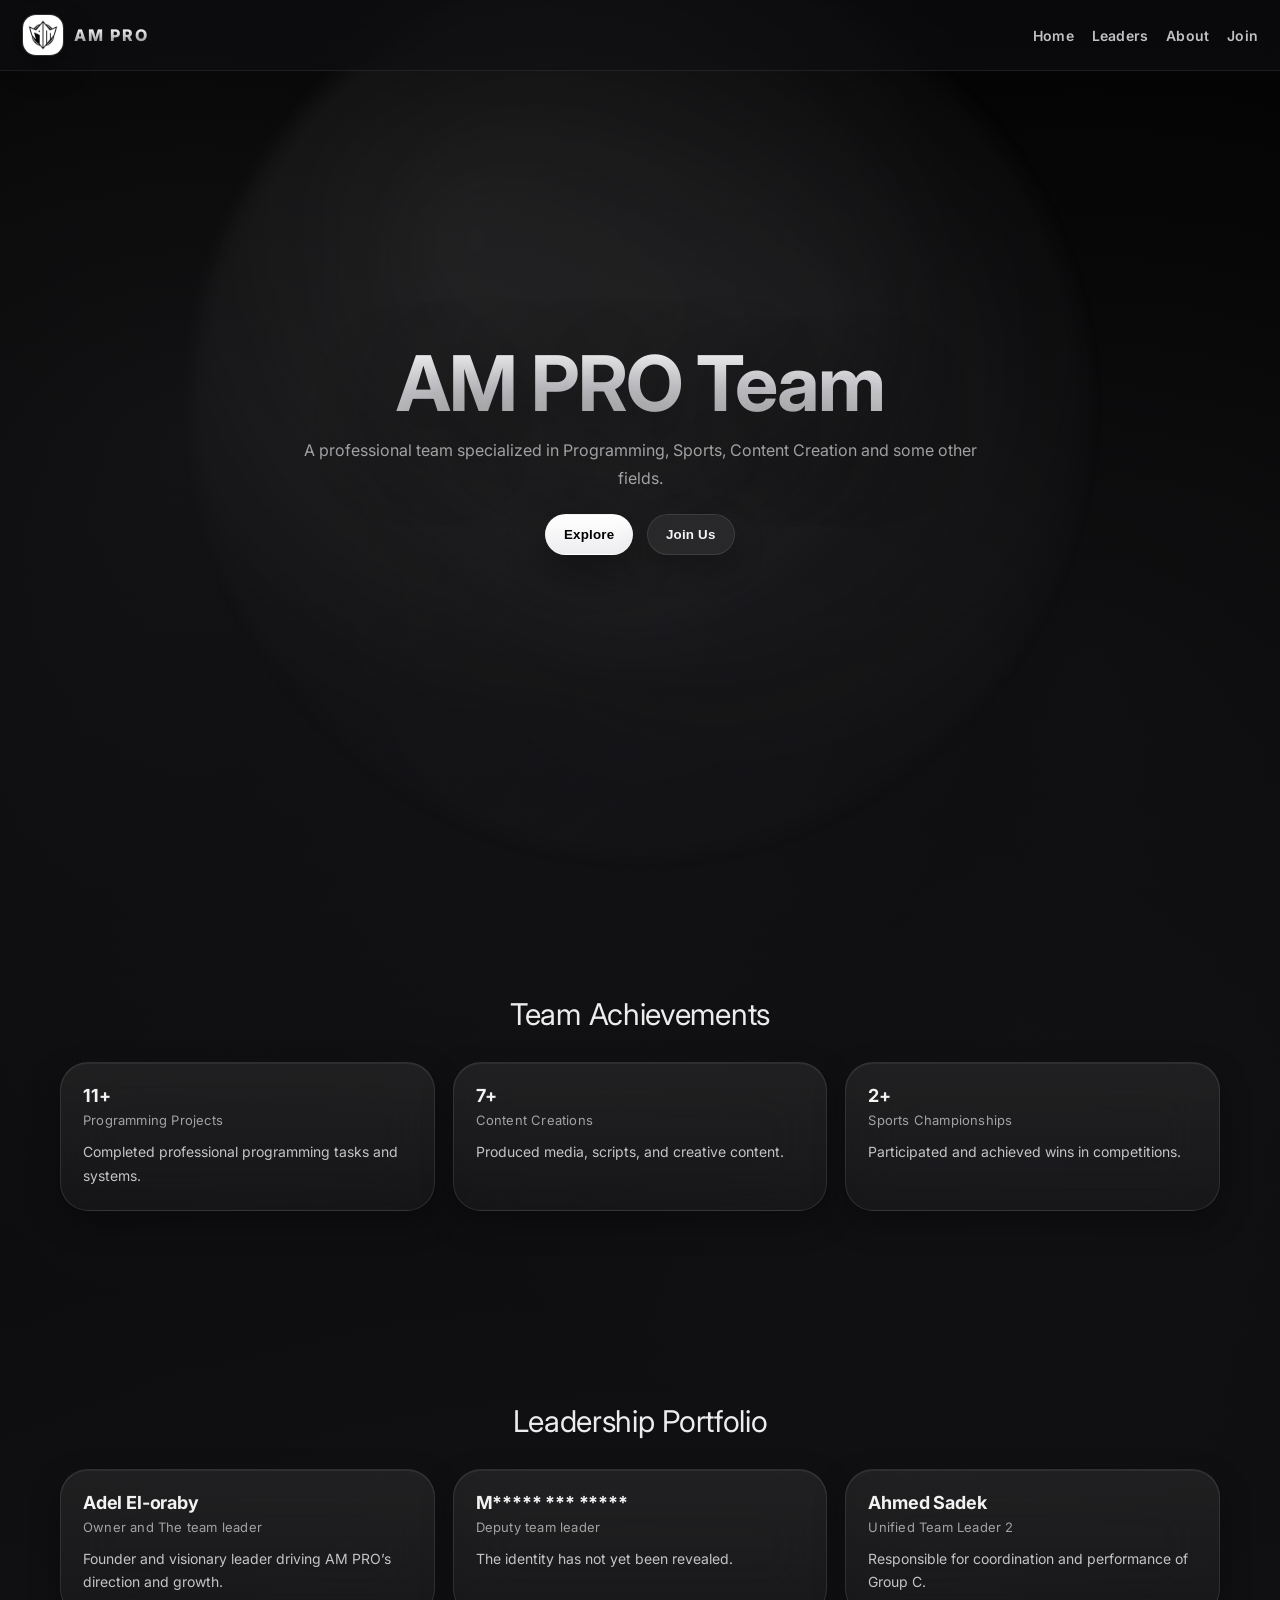
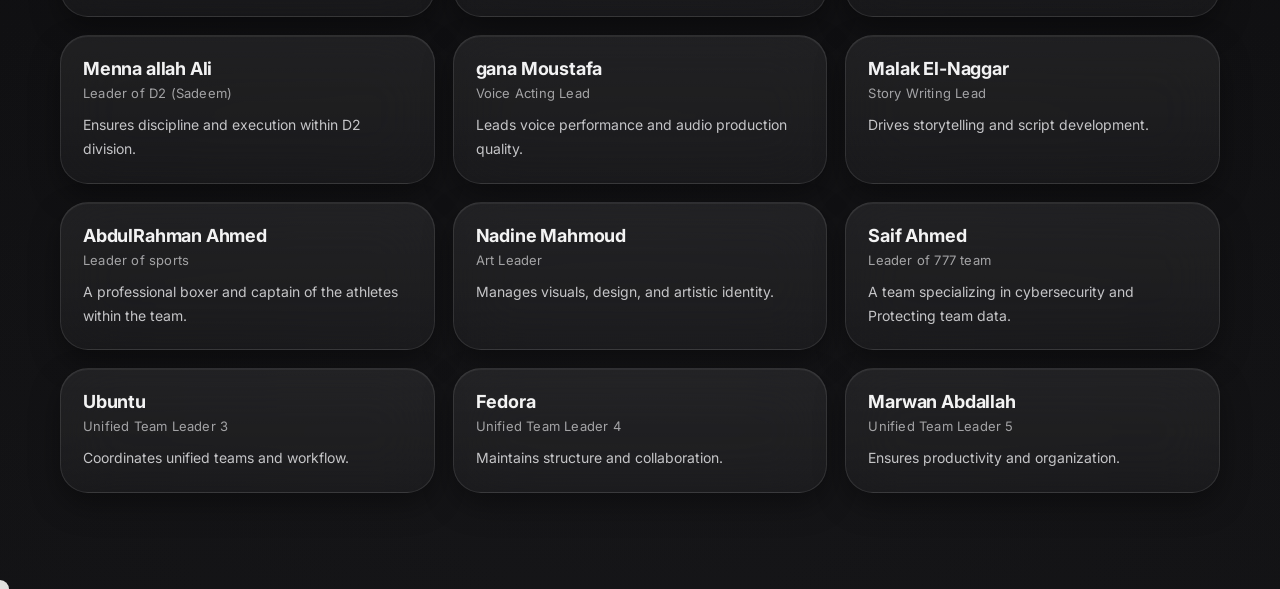
<file: index.html>
<!doctype html>
<html lang="en">
<head>
    <meta charset="UTF-8" />
    <meta name="google-site-verification" content="X6xnur54XPLSg9IdXjkp3n-0-WwIupotjV5_CdcZC5I" />
    <meta name="viewport" content="width=device-width, initial-scale=1.0"/>
    <title>AM PRO official page</title>
    <link href="https://fonts.googleapis.com/css2?family=Inter:wght@300;400;600;800&display=swap" rel="stylesheet">
    <link href="https://unpkg.com/aos@2.3.4/dist/aos.css" rel="stylesheet">
    <link rel="stylesheet" href="style.css">
</head>
<body>
    <nav id="nav">
        <div class="logo-wrap">
            <div class="logo-box">
                <img src="logo.png" alt="AM PRO Logo">
            </div>
            <div class="logo-text">AM PRO</div>
        </div>
        <div class="menu" onclick="toggleMenu()">☰</div>

        <ul id="navLinks">
            <li><a href="#">Home</a></li>
            <li><a href="#leaders">Leaders</a></li>
            <li><a href="#">About</a></li>
            <li><a href="#">Join</a></li>
        </ul>
    </nav>

    <div class="hero" data-aos="fade-up">
        <h1>AM PRO Team</h1>
        <p>A professional team specialized in Programming, Sports, Content Creation and some other fields.</p>
        <div>
            <button class="btn primary" onclick="document.getElementById('stats').scrollIntoView({behavior:'smooth'})">Explore</button>
            <button class="btn secondary" onclick="window.location.href='auth/index.html'">Join Us</button>
        </div>
    </div>

    <div class="section" id="stats">
        <div class="title" data-aos="fade-up">Team Achievements</div>
        <div class="grid">
            <div class="card" data-aos="zoom-in">
                <h3><span class="counter" data-target="120">0</span>+</h3>
                <div class="role">Programming Projects</div>
                <p>Completed professional programming tasks and systems.</p>
            </div>
            <div class="card" data-aos="zoom-in">
                <h3><span class="counter" data-target="75">0</span>+</h3>
                <div class="role">Content Creations</div>
                <p>Produced media, scripts, and creative content.</p>
            </div>
            <div class="card" data-aos="zoom-in">
                <h3><span class="counter" data-target="30">0</span>+</h3>
                <div class="role">Sports Championships</div>
                <p>Participated and achieved wins in competitions.</p>
            </div>
        </div>
    </div>

    <div class="section" id="leaders">
        <div class="title" data-aos="fade-up">Leadership Portfolio</div>
        <div class="grid">
            <div class="card" data-aos="zoom-in">
                <h3>Adel El-oraby</h3>
                <div class="role">Owner and The team leader</div>
                <p>Founder and visionary leader driving AM PRO’s direction and growth.</p>
            </div>
            <div class="card" data-aos="zoom-in">
                <h3>M***** *** *****</h3>
                <div class="role">Deputy team leader</div>
                <p>The identity has not yet been revealed.</p>
            </div>
            <div class="card" data-aos="zoom-in">
                <h3>Ahmed Sadek</h3>
                <div class="role">Unified Team Leader 2</div>
                <p>Responsible for coordination and performance of Group C.</p>
            </div>
            <div class="card" data-aos="zoom-in">
                <h3>Menna allah Ali</h3>
                <div class="role">Leader of D2 (Sadeem)</div>
                <p>Ensures discipline and execution within D2 division.</p>
            </div>
            <div class="card" data-aos="zoom-in">
                <h3>gana Moustafa</h3>
                <div class="role">Voice Acting Lead</div>
                <p>Leads voice performance and audio production quality.</p>
            </div>
            <div class="card" data-aos="zoom-in">
                <h3>Malak El-Naggar</h3>
                <div class="role">Story Writing Lead</div>
                <p>Drives storytelling and script development.</p>
            </div>
            <div class="card" data-aos="zoom-in">
                <h3>AbdulRahman Ahmed</h3>
                <div class="role">Leader of sports</div>
                <p>A professional boxer and captain of the athletes within the team.</p>
            </div>
            <div class="card" data-aos="zoom-in">
                <h3>Nadine Mahmoud</h3>
                <div class="role">Art Leader</div>
                <p>Manages visuals, design, and artistic identity.</p>
            </div>
            <div class="card" data-aos="zoom-in">
                <h3>Saif Ahmed</h3>
                <div class="role">Leader of 777 team</div>
                <p>A team specializing in cybersecurity and Protecting team data.</p>
            </div>
            <div class="card" data-aos="zoom-in">
                <h3>Ubuntu</h3>
                <div class="role">Unified Team Leader 3</div>
                <p>Coordinates unified teams and workflow.</p>
            </div>
            <div class="card" data-aos="zoom-in">
                <h3>Fedora</h3>
                <div class="role">Unified Team Leader 4</div>
                <p>Maintains structure and collaboration.</p>
            </div>
            <div class="card" data-aos="zoom-in">
                <h3>Marwan Abdallah</h3>
                <div class="role">Unified Team Leader 5</div>
                <p>Ensures productivity and organization.</p>
            </div>
        </div>
    </div>

    <div class="bubbles" id="bubbles"></div>
    <div class="cursor"></div>

    <script src="https://unpkg.com/aos@2.3.4/dist/aos.js"></script>
    <script src="script.js"></script>
</body>
  </html>
</file>
<file: style.css>
:root{  
  --bg-0:#000;  
  --bg-1:#0b0b0d;  
  --bg-2:#111113;  

  --surface: rgba(255,255,255,0.06);  
  --surface-2: rgba(255,255,255,0.08);  
  --stroke: rgba(255,255,255,0.10);  
  --stroke-2: rgba(255,255,255,0.14);  

  --text: #f5f5f7;  
  --text-2: rgba(245,245,247,0.78);  
  --text-3: rgba(245,245,247,0.62);  

  --shadow-1: 0 24px 70px rgba(0,0,0,0.55);  
  --shadow-2: 0 12px 30px rgba(0,0,0,0.35);  

  --radius-xl: 28px;  
  --radius-lg: 18px;  
  --radius-md: 14px;  

  --blur: 28px;  
  --ease: cubic-bezier(.2,.8,.2,1);  
}  

*{ box-sizing:border-box; }  
html{ scroll-behavior:smooth; }  
body{  
  margin:0;  
  font-family:'Inter', -apple-system, BlinkMacSystemFont, "SF Pro Display","SF Pro Text","Segoe UI", sans-serif;  
  color:var(--text);  
  overflow-x:hidden;  

  background:  
    radial-gradient(circle at 15% 20%, rgba(120,120,128,0.12), transparent 42%),  
    radial-gradient(circle at 85% 30%, rgba(120,120,128,0.08), transparent 46%),  
    radial-gradient(circle at 50% 90%, rgba(80,80,90,0.08), transparent 58%),  
    linear-gradient(180deg,var(--bg-0) 0%, var(--bg-1) 48%, var(--bg-2) 100%);  
}  

body::before{  
  content:"";  
  position:fixed;  
  inset:0;  
  pointer-events:none;  
  background-image: radial-gradient(rgba(255,255,255,0.045) 1px, transparent 1px);  
  background-size: 3px 3px;  
  opacity:0.06;  
  mix-blend-mode: overlay;  
  z-index:-1;  
}  

/* ================= NAV ================= */  
nav{  
  position:fixed;  
  top:0;  
  width:100%;  
  display:flex;  
  justify-content:space-between;  
  align-items:center;  
  padding:14px 22px;  
  z-index:100;  

  background: rgba(18,18,20,0.55);  
  backdrop-filter: blur(var(--blur));  
  -webkit-backdrop-filter: blur(var(--blur));  
  border-bottom: 1px solid rgba(255,255,255,0.08);  

  transition: background .35s var(--ease), border-color .35s var(--ease);  
}  
nav.scrolled{  
  background: rgba(0,0,0,0.78);  
  border-bottom: 1px solid rgba(255,255,255,0.10);  
}  

.logo-wrap{ display:flex;align-items:center;gap:10px; }  

.logo-box{  
  width:42px;height:42px;  
  border-radius: 14px;  
  background: rgba(255,255,255,0.07);  
  border: 1px solid rgba(255,255,255,0.08);  
  overflow:hidden;  
  box-shadow: var(--shadow-2);  
  transition: transform .35s var(--ease), background .35s var(--ease);  
}  
.logo-box:hover{ transform: translateY(-1px) scale(1.05); }  
.logo-box img{ width:100%; height:100%; object-fit:cover; }  

.logo-text{  
  font-weight:800;  
  letter-spacing:2px;  
  line-height:1;  
  background: linear-gradient(180deg, #ffffff 0%, rgba(255,255,255,0.75) 60%, rgba(255,255,255,0.55) 100%);  
  -webkit-background-clip:text;  
  -webkit-text-fill-color:transparent;  
  text-shadow: 0 0 40px rgba(255,255,255,0.06);  
  user-select:none;  
}  

nav ul{  
  list-style:none;  
  display:flex;  
  gap:18px;  
  margin:0;  
  padding:0;  
  align-items:center;  
}  

nav a{  
  text-decoration:none;  
  color: var(--text);  
  opacity:0.78;  
  font-size:14px;  
  font-weight:600;  
  letter-spacing:0.2px;  
  transition: opacity .25s var(--ease), transform .25s var(--ease);  
  position:relative;  
}  
nav a:hover{ opacity:1; transform: translateY(-1px); }  

nav a::after{  
  content:"";  
  position:absolute;  
  left:0; right:0;  
  bottom:-10px;  
  height:2px;  
  border-radius:999px;  
  background: linear-gradient(90deg, transparent, rgba(255,255,255,0.55), transparent);  
  transform: scaleX(0);  
  transform-origin:center;  
  transition: transform .35s var(--ease);  
  opacity:0.9;  
}  
nav a:hover::after{ transform: scaleX(1); }  

.menu{  
  display:none;  
  cursor:pointer;  
  font-size:18px;  
  line-height:1;  
  padding:10px 12px;  
  border-radius: 12px;  
  border:1px solid rgba(255,255,255,0.10);  
  background: rgba(255,255,255,0.06);  
  backdrop-filter: blur(16px);  
  -webkit-backdrop-filter: blur(16px);  
  transition: transform .25s var(--ease), background .25s var(--ease);  
  user-select:none;  
}  
.menu:hover{ transform: translateY(-1px); background: rgba(255,255,255,0.08); }  

@media(max-width:768px){  
  nav ul{  
    display:none;  
    position:absolute;  
    top:62px;  
    right:16px;  
    flex-direction:column;  
    align-items:stretch;  
    min-width: 220px;  
    background: rgba(15,15,18,0.72);  
    padding:12px;  
    border-radius: 16px;  
    border: 1px solid rgba(255,255,255,0.10);  
    box-shadow: var(--shadow-2);  
    backdrop-filter: blur(var(--blur));  
    -webkit-backdrop-filter: blur(var(--blur));  
  }  
  nav ul.show{ display:flex; }  
  nav li{ width:100%; }  
  nav a{  
    display:block;  
    padding:10px 12px;  
    border-radius: 12px;  
    background: transparent;  
  }  
  nav a:hover{  
    background: rgba(255,255,255,0.06);  
  }  
  nav a::after{ display:none; }  
  .menu{ display:block; }  
}  

/* ================= HERO ================= */  
.hero{  
  height:100vh;  
  display:flex;  
  flex-direction:column;  
  justify-content:center;  
  align-items:center;  
  text-align:center;  
  padding: 0 18px;  
  position:relative;  
}  

.hero::before{  
  content:"";  
  position:absolute;  
  width: min(900px, 92vw);  
  height: min(900px, 92vw);  
  border-radius: 50%;  
  background:  
    radial-gradient(circle at 30% 30%, rgba(255,255,255,0.10), transparent 55%),  
    radial-gradient(circle at 70% 40%, rgba(120,120,128,0.14), transparent 55%),  
    radial-gradient(circle at 50% 70%, rgba(90,90,100,0.10), transparent 60%);  
  filter: blur(10px);  
  opacity:0.75;  
  z-index:-1;  
  transform: translateY(-40px);  
}  

.hero h1{  
  margin:0;  
  font-size: clamp(42px, 6vw, 88px);  
  letter-spacing:-0.02em;  
  line-height:1.02;  
  background: linear-gradient(180deg, #ffffff 0%, #d1d1d6 55%, rgba(255,255,255,0.70) 100%);  
  -webkit-background-clip:text;  
  -webkit-text-fill-color:transparent;  
  text-shadow: 0 30px 80px rgba(0,0,0,0.55);  
}  

.hero p{  
  margin: 14px 0 0;  
  opacity:1;  
  color: var(--text-3);  
  max-width: 680px;  
  font-size: 16px;  
  line-height:1.7;  
}  

/* ================= BUTTONS ================= */  
.btn{  
  margin-top: 22px;  
  padding: 12px 18px;  
  border-radius: 999px;  
  border: 1px solid transparent;  
  cursor:pointer;  
  font-weight:700;  
  letter-spacing:0.2px;  
  transition: transform .25s var(--ease), box-shadow .25s var(--ease), background .25s var(--ease), border-color .25s var(--ease);  
  will-change: transform;  
  user-select:none;  
}  
.btn:active{ transform: translateY(1px) scale(0.99); }  

.primary{  
  background: linear-gradient(180deg, #ffffff 0%, #ededf0 100%);  
  color:#000;  
  box-shadow: 0 16px 40px rgba(0,0,0,0.40);  
  border-color: rgba(255,255,255,0.25);  
}  
.primary:hover{  
  transform: translateY(-2px);  
  box-shadow: 0 22px 55px rgba(0,0,0,0.55);  
}  

.secondary{  
  background: rgba(255,255,255,0.06);  
  color: var(--text);  
  border-color: rgba(255,255,255,0.10);  
  box-shadow: 0 12px 30px rgba(0,0,0,0.25);  
  margin-left: 10px;  
  backdrop-filter: blur(16px);  
  -webkit-backdrop-filter: blur(16px);  
}  
.secondary:hover{  
  transform: translateY(-2px);  
  background: rgba(255,255,255,0.09);  
  border-color: rgba(255,255,255,0.14);  
}  

/* ================= SECTION ================= */  
.section{  
  padding: 96px 20px;  
  max-width: 1200px;  
  margin:auto;  
}  

.title{  
  text-align:center;  
  font-size: 30px;  
  letter-spacing:-0.01em;  
  margin-bottom: 30px;  
  color: rgba(255,255,255,0.92);  
}  

/* ================= GRID & CARDS ================= */  
.grid{  
  display:grid;  
  grid-template-columns: repeat(auto-fit, minmax(280px, 1fr));  
  gap: 18px;  
}  

.card{  
  padding: 22px;  
  border-radius: var(--radius-xl);  

  background:  
    linear-gradient(180deg, rgba(255,255,255,0.07), rgba(255,255,255,0.03));  
  backdrop-filter: blur(30px);  
  -webkit-backdrop-filter: blur(30px);  

  border: 1px solid rgba(255,255,255,0.10);  

  box-shadow:  
    var(--shadow-2),  
    inset 0 1px 0 rgba(255,255,255,0.06);  

  transition: transform .35s var(--ease), border-color .35s var(--ease), box-shadow .35s var(--ease);  
  position:relative;  
  overflow:hidden;  
}  

.card::before{  
  content:"";  
  position:absolute;  
  inset:-60%;  
  background: linear-gradient(  
    120deg,  
    transparent 35%,  
    rgba(255,255,255,0.10),  
    transparent 65%  
  );  
  transform: rotate(25deg);  
  opacity:0;  
  transition: opacity .55s var(--ease);  
}  
.card:hover::before{ opacity:1; }  

.card:hover{  
  transform: translateY(-10px);  
  border-color: rgba(255,255,255,0.16);  
  box-shadow:  
    var(--shadow-1),  
    inset 0 1px 0 rgba(255,255,255,0.07);  
}  

.card h3{  
  margin:0;  
  font-size: 18px;  
  letter-spacing:-0.01em;  
  color: rgba(255,255,255,0.95);  
}  

.role{  
  opacity:1;  
  color: var(--text-3);  
  font-size: 13px;  
  margin-top: 6px;  
  letter-spacing:0.2px;  
}  

.card p{  
  margin: 12px 0 0;  
  color: var(--text-2);  
  opacity:1;  
  line-height:1.7;  
  font-size: 14px;  
}  

/* ================= BUBBLES ================= */  
.bubbles{ position:fixed; inset:0; z-index:-1; }  

.bubble{  
  position:absolute;  
  padding:10px 16px;  
  border-radius:999px;  

  background: rgba(255,255,255,0.06);  
  border: 1px solid rgba(255,255,255,0.10);  

  backdrop-filter: blur(18px);  
  -webkit-backdrop-filter: blur(18px);  

  box-shadow: 0 16px 40px rgba(0,0,0,0.35);  
  font-size:13px;  
  color: rgba(255,255,255,0.80);  

  animation: float 4s ease-out forwards;  
  user-select:none;  
}  

@keyframes float{  
  0%{ transform: translate(0,0) scale(0.98); opacity:0 }  
  20%{ opacity:1 }  
  100%{ transform: translate(var(--x),var(--y)) scale(1.02); opacity:0 }  
}  

/* ================= CURSOR ================= */  
.cursor{  
  position:fixed;  
  width:18px;height:18px;  
  border-radius:50%;  
  background:#fff;  
  pointer-events:none;  
  transform:translate(-50%,-50%);  
  mix-blend-mode:difference;  
  z-index:9999;  
  opacity:0.95;  
  transition: width .18s var(--ease), height .18s var(--ease), opacity .18s var(--ease);  
}  

@media (prefers-reduced-motion: reduce){  
  *{ animation-duration:0.001ms !important; animation-iteration-count:1 !important; transition-duration:0.001ms !important; scroll-behavior:auto !important; }  
  .cursor{ display:none; }  
}
</file>
